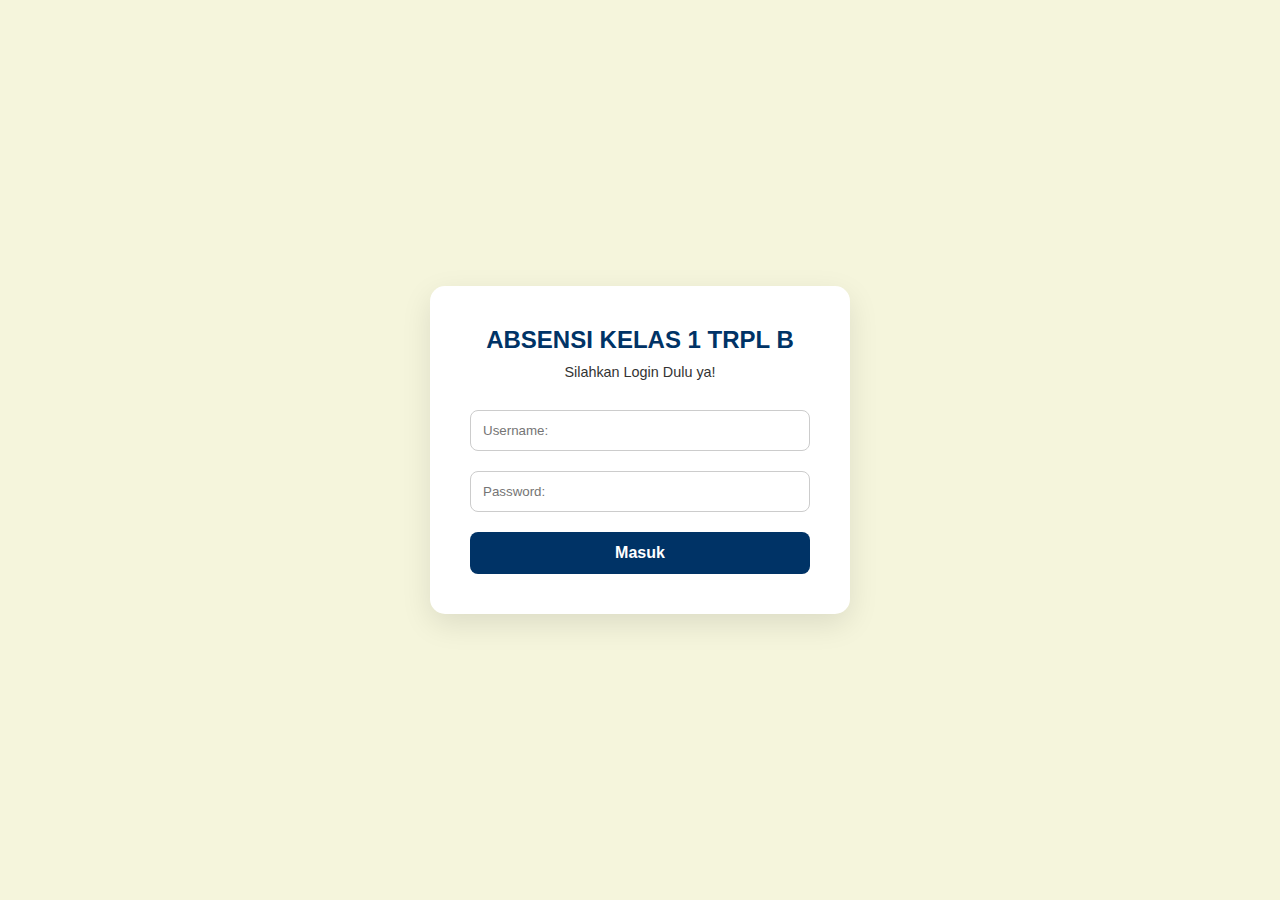
<file: index.html>
<!DOCTYPE html>
<html>
<head>
    <title>Login Absensi 1 TRPL B</title>
    
    <link rel="stylesheet" href="style.css">
</head>

<body class="login-screen">

    <div class="login-card">
        
        <h2 style="color:#003366">ABSENSI KELAS 1 TRPL B</h2>
        <p style="margin-bottom: 20px; font-size: 0.9rem;">Silahkan Login Dulu ya!</p>
        <input type="text" id="user" placeholder="Username: ">
        <input type="password" id="pass" placeholder="Password: ">
        <button onclick="prosesLogin()">Masuk</button>
        
    </div>

    <script src="data.js"></script>
        <script>
            function prosesLogin() {
                // ni ngambik input dari form
                const uInput = document.getElementById('user').value.trim().toUpperCase();
                const pInput = document.getElementById('pass').value.trim();

                // untuk nge cek input e cocok kek dataAdmin yang ade di data.js
                if (uInput === dataAdmin.username && pInput === dataAdmin.password) {
            
                // Kalo bener, simpen tanda login Admin e di memori
                    localStorage.setItem("statusLogin", "admin");
                    localStorage.setItem("userAktif", "Administrator TRPL");
            
                // ni biar langsung ngarah ke dashboard
                    window.location.href = "dashboard.html";
            
                 } 
            
                else {
                // ne kalo salah
                    alert("Maaf, Username atau Password Admin salah! Khusus Admin yang bisa masuk.");
                }
             }
    </script>

</body>
</html>
</file>
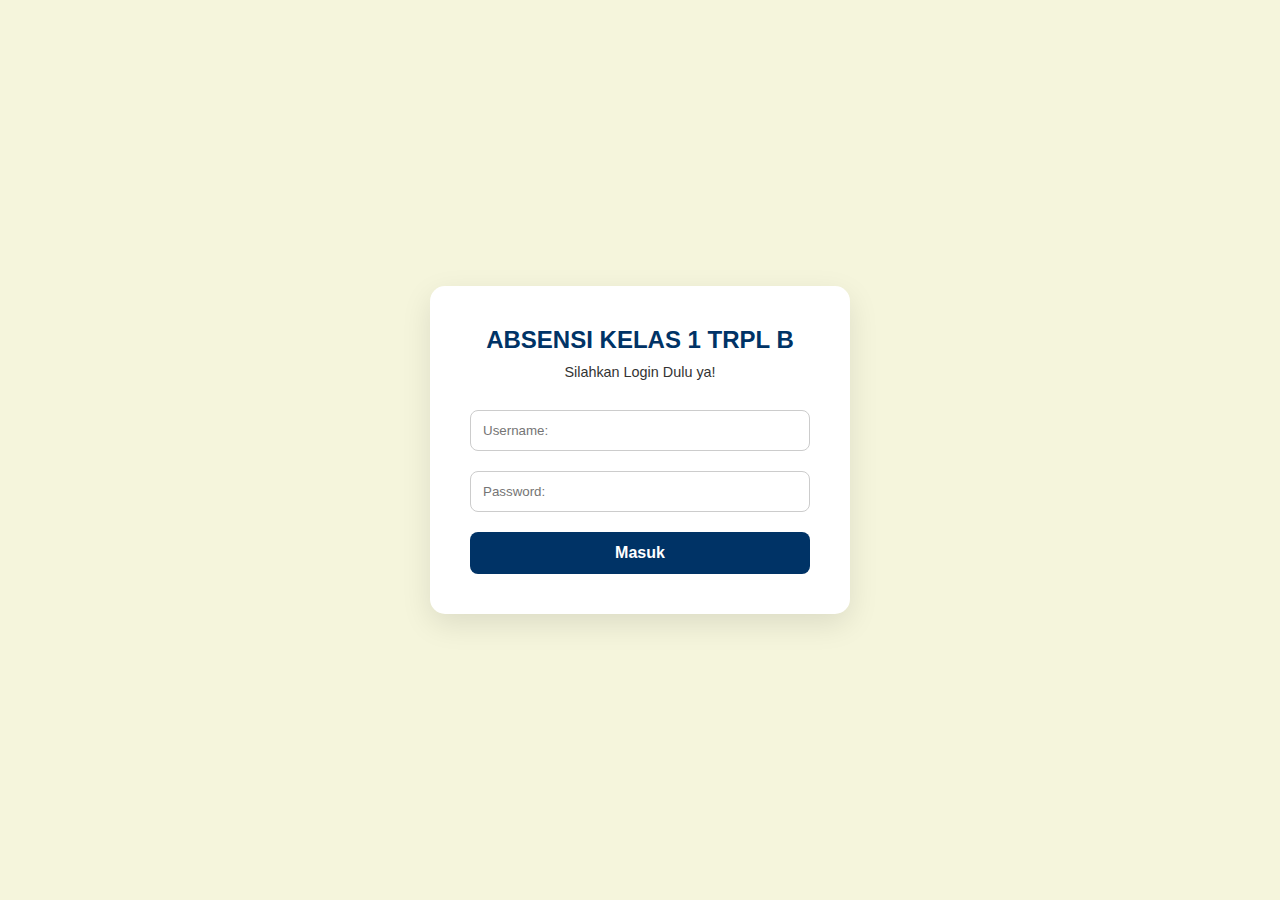
<file: dashboard.html>
<!DOCTYPE html>
<html>
<head>
    <title>Dashboard Absensi</title>
    <link rel="stylesheet" href="style.css">
</head>
<body>
    <nav class="sidebar">
        <h2>ABSENSI 1 TRPL B</h2>
        <ul>
            <li><a href="dashboard.html" class="active">Dashboard</a></li>
            <li><a href="matkul.html">Matakuliah</a></li>
            <li><a href="profil.html">Profil</a></li>
            <li><a href="#" onclick="tampilModalKeluar()">Keluar</a></li>
        </ul>
    </nav>

    <main class="content">
        <div class="card">
            <h1>Absensi Kehadiran Mahasiswa</h1>
            <p style="margin-top: 15px; margin-bottom: 5px;">Dosen Wali: <strong>Muhammad Setya Pratama , S.E., M.Si.</strong></p>
            <hr style="margin:15px 0">
            <label>Matkul: </label>
            <select id="selMatkul" style="padding:5px"></select>
        </div>
        
        <div style="display: flex; gap: 15px; margin-bottom: 28px;">
    
        <div class="card" style="flex: 1; text-align: center; border-top: 5px solid #003366; margin-bottom: 0;">
            <h4 style="color: #666; font-size: 0.8rem;">MASUK</h4>
            <h2 id="countMasuk" style="color: #003366;">0</h2>
        </div>

        <div class="card" style="flex: 1; text-align: center; border-top: 5px solid #003366; margin-bottom: 0;">
            <h4 style="color: #666; font-size: 0.8rem;">IZIN</h4>
            <h2 id="countIzin" style="color: #003366;">0</h2>
        </div>

        <div class="card" style="flex: 1; text-align: center; border-top: 5px solid #003366; margin-bottom: 0;">
            <h4 style="color: #666; font-size: 0.8rem;">SAKIT</h4>
            <h2 id="countSakit" style="color: #003366;">0</h2>
        </div>

        <div class="card" style="flex: 1; text-align: center; border-top: 5px solid #003366; margin-bottom: 0;">
            <h4 style="color: #666; font-size: 0.8rem;">ALPA</h4>
            <h2 id="countAlpa" style="color: #003366;">0</h2>
        </div>

        </div>

        
        <table>
            <thead>
                <tr>
                    <th>No</th><th>Nama</th><th>NIM</th><th>Absen</th>
                </tr>
            </thead>
            <tbody id="listSiswa"></tbody>
        </table>


    </main>

    <div id="modalKeluar" class="modal-overlay">
        <div class="modal-box">
            <h3>Anda Yakin Ingin Keluar?</h3>
            <div class="modal-btns">
                <button class="btn-ya" onclick="logoutSekarang()">Ya, Keluar</button>
                <button class="btn-batal" onclick="tutupModal()">Batal</button>
            </div>
        </div>
    </div>

    <script src="data.js"></script>
    <script>
    // 1. untuk nge cek Login Admin 
    if (localStorage.getItem("statusLogin") !== "admin") {
        alert("Silahkan login terlebih dahulu ya! Jangan nembak langsung.");
        window.location.href = "index.html"; 
    }

    const mSelect = document.getElementById('selMatkul');
    const tbody = document.getElementById('listSiswa');

    // ni tuk nampilken daftar matkul di dropdown
    listMatkul.forEach(m => mSelect.innerHTML += `<option value="${m.id}">${m.nama}</option>`);

    // 3. ni untuk nampilkan semua nama mahasiswa di tabel
    dataSiswa.forEach((s, i) => {
        tbody.innerHTML += `
            <tr>
                <td>${i+1}</td>
                <td class="nama-link" onclick="keProfil('${s.nim}')">${s.nama}</td>
                <td>${s.nim}</td>
                <td>
                    <button class="btn-absen" onclick="gasAbsen('${s.nim}', 'Masuk', this)">Masuk</button>
                    <button class="btn-absen" onclick="gasAbsen('${s.nim}', 'Izin', this)">Izin</button>
                    <button class="btn-absen" onclick="gasAbsen('${s.nim}', 'Sakit', this)">Sakit</button>
                    <button class="btn-absen" onclick="gasAbsen('${s.nim}', 'Alpa', this)">Alpa</button>
                </td>
            </tr>`;
    });

    /**
     * Fungsi ne dipanggil pas di klik tombol absen e (Masuk/Izin/Sakit/Alpa)
     */
    function gasAbsen(nim, st, btn) {
        const matkulId = mSelect.value;
        
        // Ambik data absen dari memori
        let db = JSON.parse(localStorage.getItem("db_absen_trpl")) || {};

        // tuk nyimpen status baru e
        if (!db[nim]) db[nim] = {};
        db[nim][matkulId] = st;

        // ni tuk masukken balik ke memori browser
        localStorage.setItem("db_absen_trpl", JSON.stringify(db));

        // --- BAGIAN NE BIAR TOMBOL BERUBAH WARNE ---
        // Cari semua tombol di baris tu, hapus class 'aktif' e
        const barisTombol = btn.parentElement.querySelectorAll('.btn-absen');
        barisTombol.forEach(b => b.classList.remove('aktif'));
        
        // Kasih class 'aktif' cuma di tombol yang di klik tadi
        btn.classList.add('aktif');

        // Update angka statistik di kotak atas
        hitungRekap();
        
        console.log(`Sip! ${nim} lah diabsen ${st}`);
    }

    /**
     * Ni fungsi biar angka di kotak Statistik te-update otomatis
     */
    function hitungRekap() {
        const matkulId = mSelect.value;
        const db = JSON.parse(localStorage.getItem("db_absen_trpl")) || {};
        
        let rekap = { Masuk: 0, Izin: 0, Sakit: 0, Alpa: 0 };

        Object.keys(db).forEach(nim => {
            const status = db[nim][matkulId];
            if (status && rekap[status] !== undefined) {
                rekap[status]++;
            }
        });

        // Masukkn angka hasil hitungan e ke HTML
        document.getElementById('countMasuk').innerText = rekap.Masuk;
        document.getElementById('countIzin').innerText = rekap.Izin;
        document.getElementById('countSakit').innerText = rekap.Sakit;
        document.getElementById('countAlpa').innerText = rekap.Alpa;
    }

    /** 
        ni fungsi pas ganti matkul, tombol yang lah diklik tetep warna biru
     */
    function updateTampilanTombol() {
        const matkulId = mSelect.value;
        const db = JSON.parse(localStorage.getItem("db_absen_trpl")) || {};
        const barisTabel = document.querySelectorAll('#listSiswa tr');

        barisTabel.forEach(tr => {
            const nim = tr.cells[2].innerText; 
            const tombols = tr.querySelectorAll('.btn-absen');
            
            // Bersihkan dulu warna aktif e
            tombols.forEach(b => b.classList.remove('aktif'));

            // Kalo ade data absen, nyalakan warna tombol yang pas
            if (db[nim] && db[nim][matkulId]) {
                const statusSimpanan = db[nim][matkulId];
                tombols.forEach(b => {
                    if (b.innerText === statusSimpanan) {
                        b.classList.add('aktif');
                    }
                });
            }
        });
    }

    // ni tuk event pas ganti matkul: Biar Update warno tombol & update angko rekap
    mSelect.addEventListener('change', () => {
        updateTampilanTombol();
        hitungRekap();
    });

    // Pas halaman baru dibuka: Jalankan semua pengecekan
    window.onload = function() {
        updateTampilanTombol();
        hitungRekap();
    };

    // Fungsi pindah ke profil e
    function keProfil(nim) {
        localStorage.setItem("targetNim", nim);
        window.location.href = "profil.html";
    }
</script>
</body>

</html>
</file>
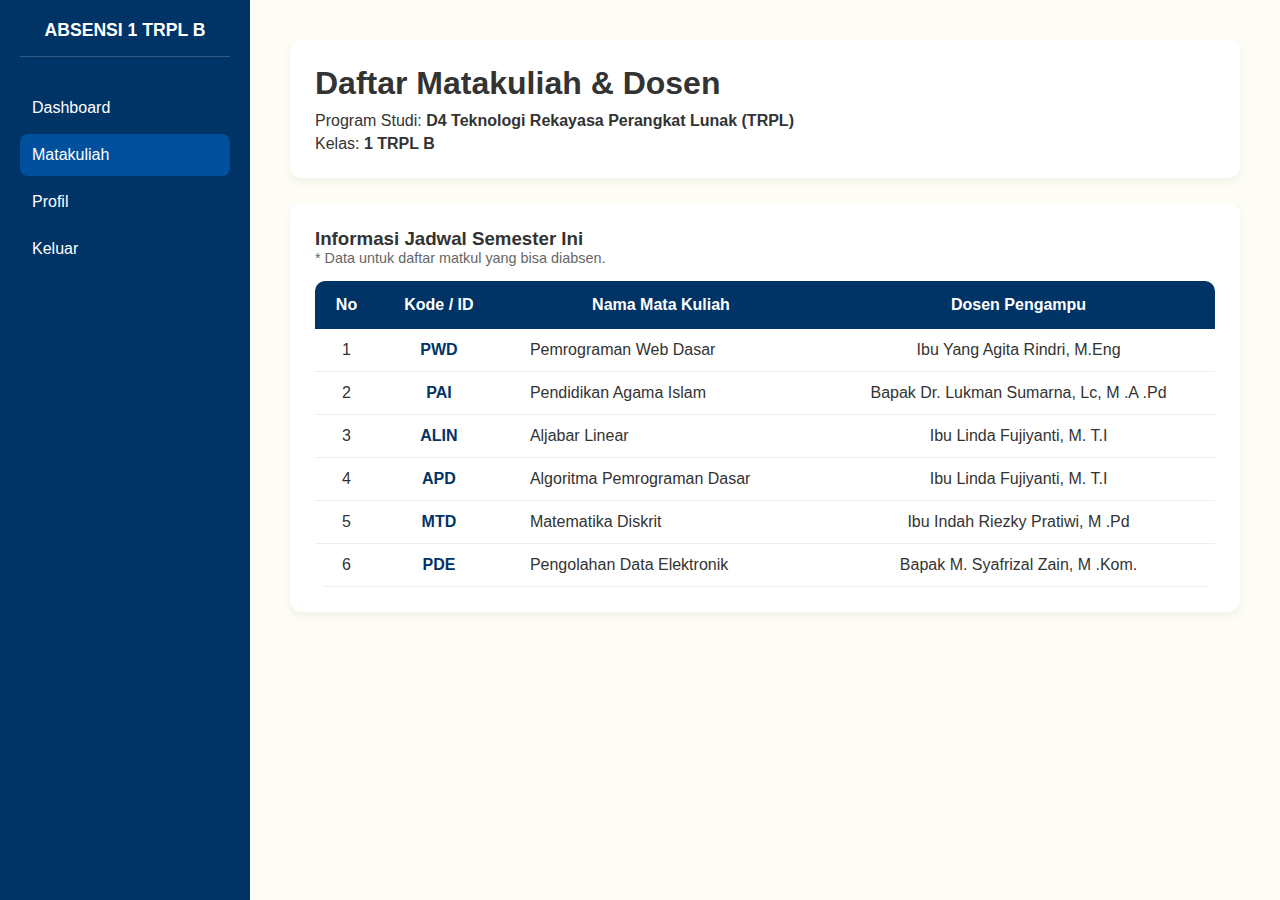
<file: matkul.html>
<!DOCTYPE html>
<html lang="id">
<head>
    <meta charset="UTF-8">
    <title>Jadwal Matakuliah - TRPL B</title>
    
    <link rel="stylesheet" href="style.css">
</head>
<body>

    <nav class="sidebar">
        <h2>ABSENSI 1 TRPL B</h2>
        <ul>
            <li><a href="dashboard.html">Dashboard</a></li>
            <li><a href="matkul.html" class="active">Matakuliah</a></li>
            <li><a href="profil.html">Profil</a></li>
            
            <li><a href="#" onclick="tampilModalKeluar()">Keluar</a></li>
        </ul>
    </nav>

    <main class="content">
        
        <div class="card">
            <h1>Daftar Matakuliah & Dosen</h1>
            <p style="margin-top: 10px; margin-bottom: 5px;">Program Studi: <strong>D4 Teknologi Rekayasa Perangkat Lunak (TRPL)</strong></p>
            <p>Kelas: <strong>1 TRPL B</strong></p>
        </div>

        <div class="card">
            <h3>Informasi Jadwal Semester Ini</h3>
            <p style="font-size: 0.9rem; color: #666; margin-bottom: 15px;">
                * Data untuk daftar matkul yang bisa diabsen.
            </p>
            
            <table>
                <thead>
                    <tr>
                        <th>No</th>
                        <th>Kode / ID</th>
                        <th>Nama Mata Kuliah</th>
                        <th>Dosen Pengampu</th>
                    </tr>
                </thead>
                <tbody id="tabelMatkul"></tbody>
            </table>
        </div>
    </main>

    <div id="modalKeluar" class="modal-overlay">
        <div class="modal-box">
            <h3>Anda Yakin Mau Keluar?</h3>
            <p style="margin-bottom: 20px;">Kalau keluar, kamu akan balik lagi ke halaman login.</p>
            <div class="modal-btns">
                <button class="btn-ya" onclick="logoutSekarang()">Ya, Keluar</button>
                <button class="btn-batal" onclick="tutupModal()">Batal</button>
            </div>
        </div>
    </div>

    <script src="data.js"></script>

    <script>
        /**
         * Fungsi renderMatkul()
         * untuk mindahin data dari 'data.js' ke tabel HTML di atas.
         */
        function renderMatkul() {
            // untuk nyari elemen tabel dari id 'tabelMatkul'
            const tbody = document.getElementById('tabelMatkul');
            
            // untuk ngosongkn isi e biar data dak nambah terus pas di-refresh
            tbody.innerHTML = ""; 

            /**
             * ForEach ne art e "tiap data matkul yang ade, tolong gawe n..."
             * m  tu data matakuliah e (id, name, dosen)
             * index tu nomor urut e (misal mulai dari 0)
             */
            listMatkul.forEach((m, index) => {
                // Tambahkan baris baru ke dalam tabel secara otomatis
                tbody.innerHTML += `
                    <tr>
                        <td>${index + 1}</td>
                        
                        <td style="font-weight: bold; color: #003366;">${m.id.toUpperCase()}</td>
                        
                        <td style="text-align: left; padding-left: 30px;">${m.nama}</td>
                        
                        <td>${m.dosen}</td>
                    </tr>
                `;
            });
        }

        /**
         * Perintah ne arti e: "Pas halaman lah selesai loading,
         * langsung jalankan fungsi renderMatkul di atas tadi."
         */
        window.onload = renderMatkul;
    </script>

</body>
</html>
</file>
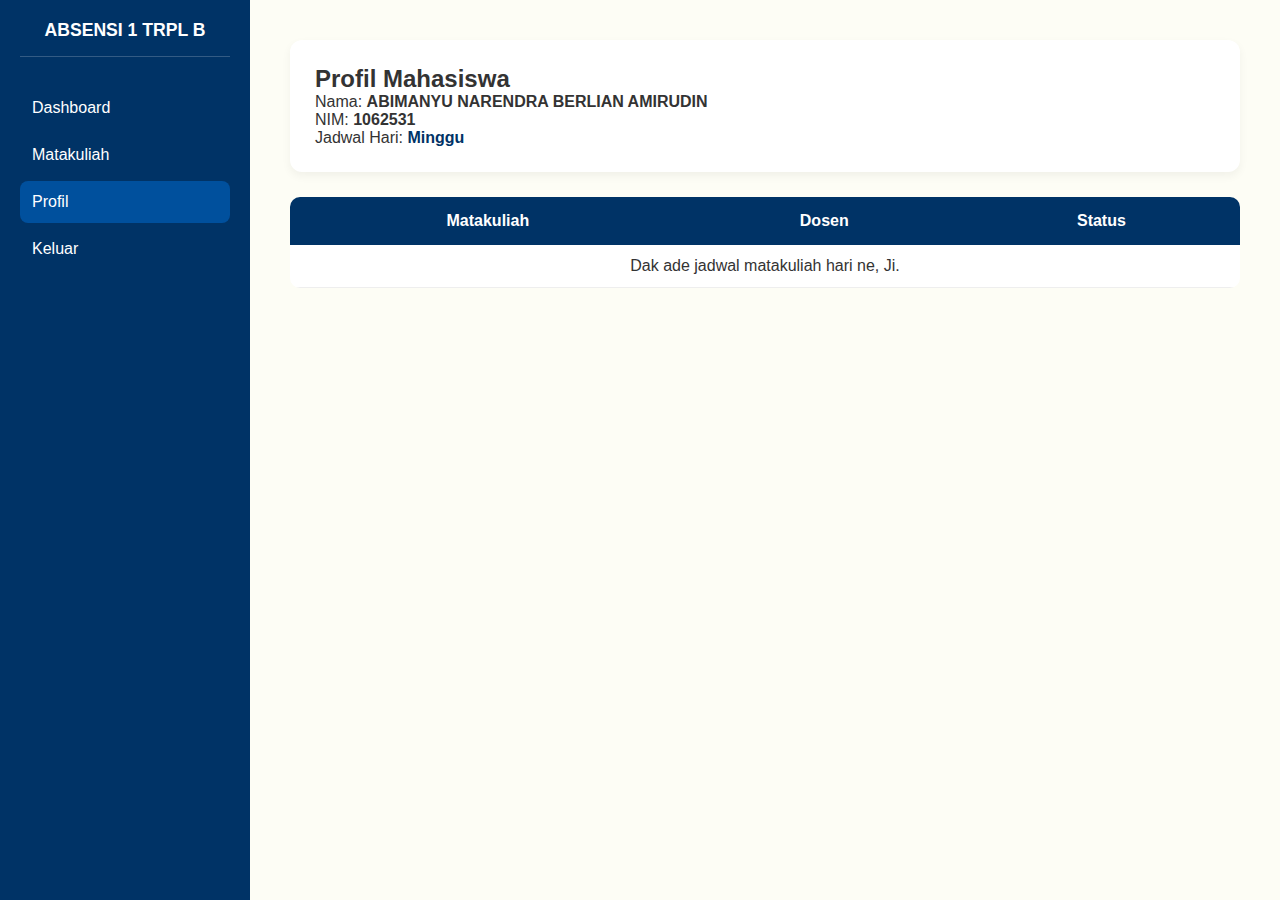
<file: profil.html>
<!DOCTYPE html>
<html>
<head>
    <title>Profil Mahasiswa</title>
    <link rel="stylesheet" href="style.css">
</head>
<body>
    <nav class="sidebar">
        <h2>ABSENSI 1 TRPL B</h2>
        <ul>
            <li><a href="dashboard.html">Dashboard</a></li>
            <li><a href="matkul.html">Matakuliah</a></li>
            <li><a href="profil.html" class="active">Profil</a></li>
            <li><a href="#" onclick="tampilModalKeluar()">Keluar</a></li>
        </ul>
    </nav>

    <main class="content">
        <div class="card" id="profilBox"></div>
        
        <table>
            <thead>
                <tr>
                    <th>Matakuliah</th>
                    <th>Dosen</th>
                    <th>Status</th>
                </tr>
            </thead>
            <tbody id="rekapBox"></tbody>
        </table>
    </main>

    <div id="modalKeluar" class="modal-overlay">
        <div class="modal-box">
            <h3>Yakin Ingin Keluar?</h3>
            <div class="modal-btns">
                <button class="btn-ya" onclick="logoutSekarang()">Ya, Keluar</button>
                <button class="btn-batal" onclick="tutupModal()">Batal</button>
            </div>
        </div>
    </div>

    <script src="data.js"></script>
    
    <script>
        // untuk nyari tau NIM siape yang nak ditengok profil e (dari Dashboard)
        const target = localStorage.getItem("targetNim") || dataSiswa[0].nim;
        
        // nyari data lengkap mahasiswa tu di daftar dataSiswa
        const s = dataSiswa.find(x => x.nim === target);
        
        // untuk ngmbik data absen yang lah tesimpen di memori browser
        const db = JSON.parse(localStorage.getItem("db_absen_trpl")) || {};

        // ni untuk nge cek hari ne hari ape (Senin, Selasa, dll.)
        const hariIni = getHariIni();
        
        // untuk nengok jadwal harian, ade matkul ape b hari ne
        const matkulHariIni = jadwalHarian[hariIni] || [];

        // ni masukken biodata mahasiswa tadi ke dalam kotak profilBox di HTML
        document.getElementById('profilBox').innerHTML = `
            <h2>Profil Mahasiswa</h2>
            <p>Nama: <strong>${s.nama}</strong></p>
            <p>NIM: <strong>${s.nim}</strong></p>
            <p>Jadwal Hari: <span style="color: #003366; font-weight: bold;">${hariIni}</span></p>
        `;

        // untuk nyiapken tempat buat nampilin daftar absen e
        const rBox = document.getElementById('rekapBox');
        rBox.innerHTML = ""; // Bersihkn dulu biar dak numpuk

        // ni untuk nge cek, ade matkul dak hari ne?
        if (matkulHariIni.length > 0) {

            // ni biar pacak buat baris tabel e sikok' tiap matkul hari ne
            matkulHariIni.forEach(idMatkul => {
                
                // untuk nyari matkul (name kek dosen) berdasarkan ID e
                const m = listMatkul.find(item => item.id === idMatkul);
                
                // ni untuk nge cek status absen mahasiswa tu (Masuk/Izin/Sakit), kalo dakde kasih tanda "-"
                const status = (db[target] && db[target][m.id]) ? db[target][m.id] : "-";
                
                // ni masukkn baris e ke dalam tabel rekapBox
                rBox.innerHTML += `
                    <tr>
                        <td>${m.nama}</td>
                        <td>${m.dosen}</td>
                        <td style="font-weight:bold; color:#003366">${status}</td>
                    </tr>
                `;
            });
        } 
        // ni kalo emang dakde jadwal hari ne (misal hari Kamis, Sabtu kek Minggu tu)
        else {
            rBox.innerHTML = `<tr><td colspan="3">Dak ade jadwal matakuliah hari ne, Ji.</td></tr>`;
        }
    </script>
</body>
</html>
</file>
<file: style.css>
/* Bagian ne biar tampilan awal bersih kk font e same.*/


* { 
    margin: 0;           
    padding: 0;          
    box-sizing: border-box; 
    font-family: 'Segoe UI', Tahoma, Geneva, Verdana, sans-serif; 
}

body { 
    background-color: #FDFDF5; 
    color: #333;              
    display: flex;             /* ni biar navbar kek isi konten e sejajar */
    min-height: 100vh;         /* tinggi seukuran layar penuh*/

}



/* CSS NAVBAR E*/



.sidebar { 
    width: 250px;              
    background-color: #003366; 
    color: white;              
    position: fixed;           /* Biar die diem di situ, dak begerek pas kite scroll */
    height: 100vh;             
    padding: 20px;             
}

.sidebar h2 { 
    text-align: center;       
    margin-bottom: 30px;       
    border-bottom: 1px solid #ffffff33; /* n untuk garis tipis di bawah judul */
    padding-bottom: 15px;      
    font-size: 1.1rem;        
    text-transform: uppercase; /* biar tulisan jadi huruf besak semue */
}

.sidebar ul { 
    list-style: none;          /* Ni untuk ngilangken tanda titik-titik (bullet) di daftar menu */
}

.sidebar a { 
    color: white;            
    text-decoration: none;     
    padding: 12px;             
    display: block;           
    border-radius: 8px;        
    margin-bottom: 5px;        
    transition: background 0.3s; /* Biar pas disentuh kursor warna e berubah halus */
}


/* ni untuk warne pas menu disentuh/pegang */
.sidebar a:hover, 
.sidebar a.active { 
    background-color: #00509d; 
}




/* NE UNTUK ISI KONTEN E
   Bagian ne buat ngatur ruang putih tempat kite nampilkan data e. */

.content { 
    margin-left: 250px;        
    padding: 40px;             
    width: 100%;               
}


/* ni untuk kotak kartu putih kek pembungkus tulisan atau tabel e */

.card { 
    background-color: white;   
    padding: 25px;            
    border-radius: 12px;       
    box-shadow: 0 4px 10px rgba(0,0,0,0.05); 
    margin-bottom: 25px;       
}



/* NI UNTUK TABEL DATA (DAFTAR MAHASISWA & MATKUL)*/


table { 
    width: 100%;               
    border-collapse: collapse; /* Biar garis antar kolom e nyatu, dak pecah */
    background-color: white;   
    border-radius: 10px;       
    overflow: hidden;          /* Biar isi tabel dak keluar dari sudut tumpul tu */
}

th { 
    background-color: #003366; 
    color: white;              
    padding: 15px;            
    font-weight: 600;          
}

td { 
    padding: 12px;             
    border-bottom: 1px solid #eee; 
    text-align: center;      
}



/* ne css kek name mahasiswa yang bise diklik ke profil */

.nama-link { 
    color: #003366;           
    font-weight: bold;        
    cursor: pointer;           
    text-decoration: underline; /* ni garis bawah biar tau tu link */
}



/* UNTUK TOMBOL ABSENSI (INPUT)*/

.btn-absen { 
    padding: 6px 15px;         
    border: 1px solid #ccc;    
    background-color: white;   
    cursor: pointer;          
    border-radius: 6px;        
    margin: 0 2px;             
    transition: 0.2s;          /* Biar pas diklik perubahan warna e cepet tapi halus */
}



/* Warna tombol pas disentuh atau pas lah dipilih (diklik) */

.btn-absen:hover, 
.btn-absen.aktif { 
    background-color: #003366; 
    color: white;              
    border-color: #003366;    
}



/* Bagian ne ngatur pop-up pas kite nak keluar (Logout). */


.modal-overlay { 
    display: none;             /* ni biar awal e disembunyikn dulu, nanti manggil pakai JS */
    position: fixed;          
    top: 0; left: 0; 
    width: 100%; height: 100%; 
    background-color: rgba(0,0,0,0.6); 
    justify-content: center;   
    align-items: center;       
    z-index: 1000;             /* Biar pop-up e paling depan dak ketimpa elemen lain */
}

.modal-box { 
    background-color: white;  
    padding: 30px;             
    border-radius: 15px;      
    text-align: center;       
    width: 380px;              
}

.modal-btns { 
    display: flex;             /* Biar tombol 'Ya' kek 'Batal' sejajar */
    justify-content: space-around; 
    margin-top: 25px;         
}

.btn-ya { 
    background-color: #dc3545; /* Warna merah kek keluar */
    color: white; 
    border: none; 
    padding: 10px 25px; 
    border-radius: 6px; 
    cursor: pointer; 
    font-weight: bold;
}

.btn-batal { 
    background-color: #6c757d; /* Warna abu-abu kek batal */
    color: white; 
    border: none; 
    padding: 10px 25px; 
    border-radius: 6px; 
    cursor: pointer; 
}



/* CSS HALAMAN LOGIN E
   ni khusus untuk tampilan awal pas nk masuk website e*/

.login-screen { 
    width: 100vw;             
    height: 100vh;           
    background-color: #F5F5DC; 
    display: flex;            
    justify-content: center;  
    align-items: center;       
}

.login-card { 
    background-color: white;  
    padding: 40px;            
    border-radius: 15px;      
    width: 420px;             
    box-shadow: 0 10px 30px rgba(0,0,0,0.1); 
    text-align: center; 
}

.login-card h2 {
    color: #003366;           
    margin-bottom: 10px;
    white-space: nowrap;       /* Biar tulisan judul e dak turun ke bawah (sebaris) */
}

.login-card input { 
    width: 100%;               
    padding: 12px;             
    margin: 10px 0;            /* Jarak antar input name kek nim */
    border: 1px solid #ccc;   
    border-radius: 8px;       
}

.login-card button { 
    width: 100%;              
    padding: 12px;            
    background-color: #003366; 
    color: white; 
    border: none; 
    border-radius: 8px; 
    cursor: pointer; 
    font-weight: bold; 
    font-size: 1rem;
    margin-top: 10px;
}
</file>
